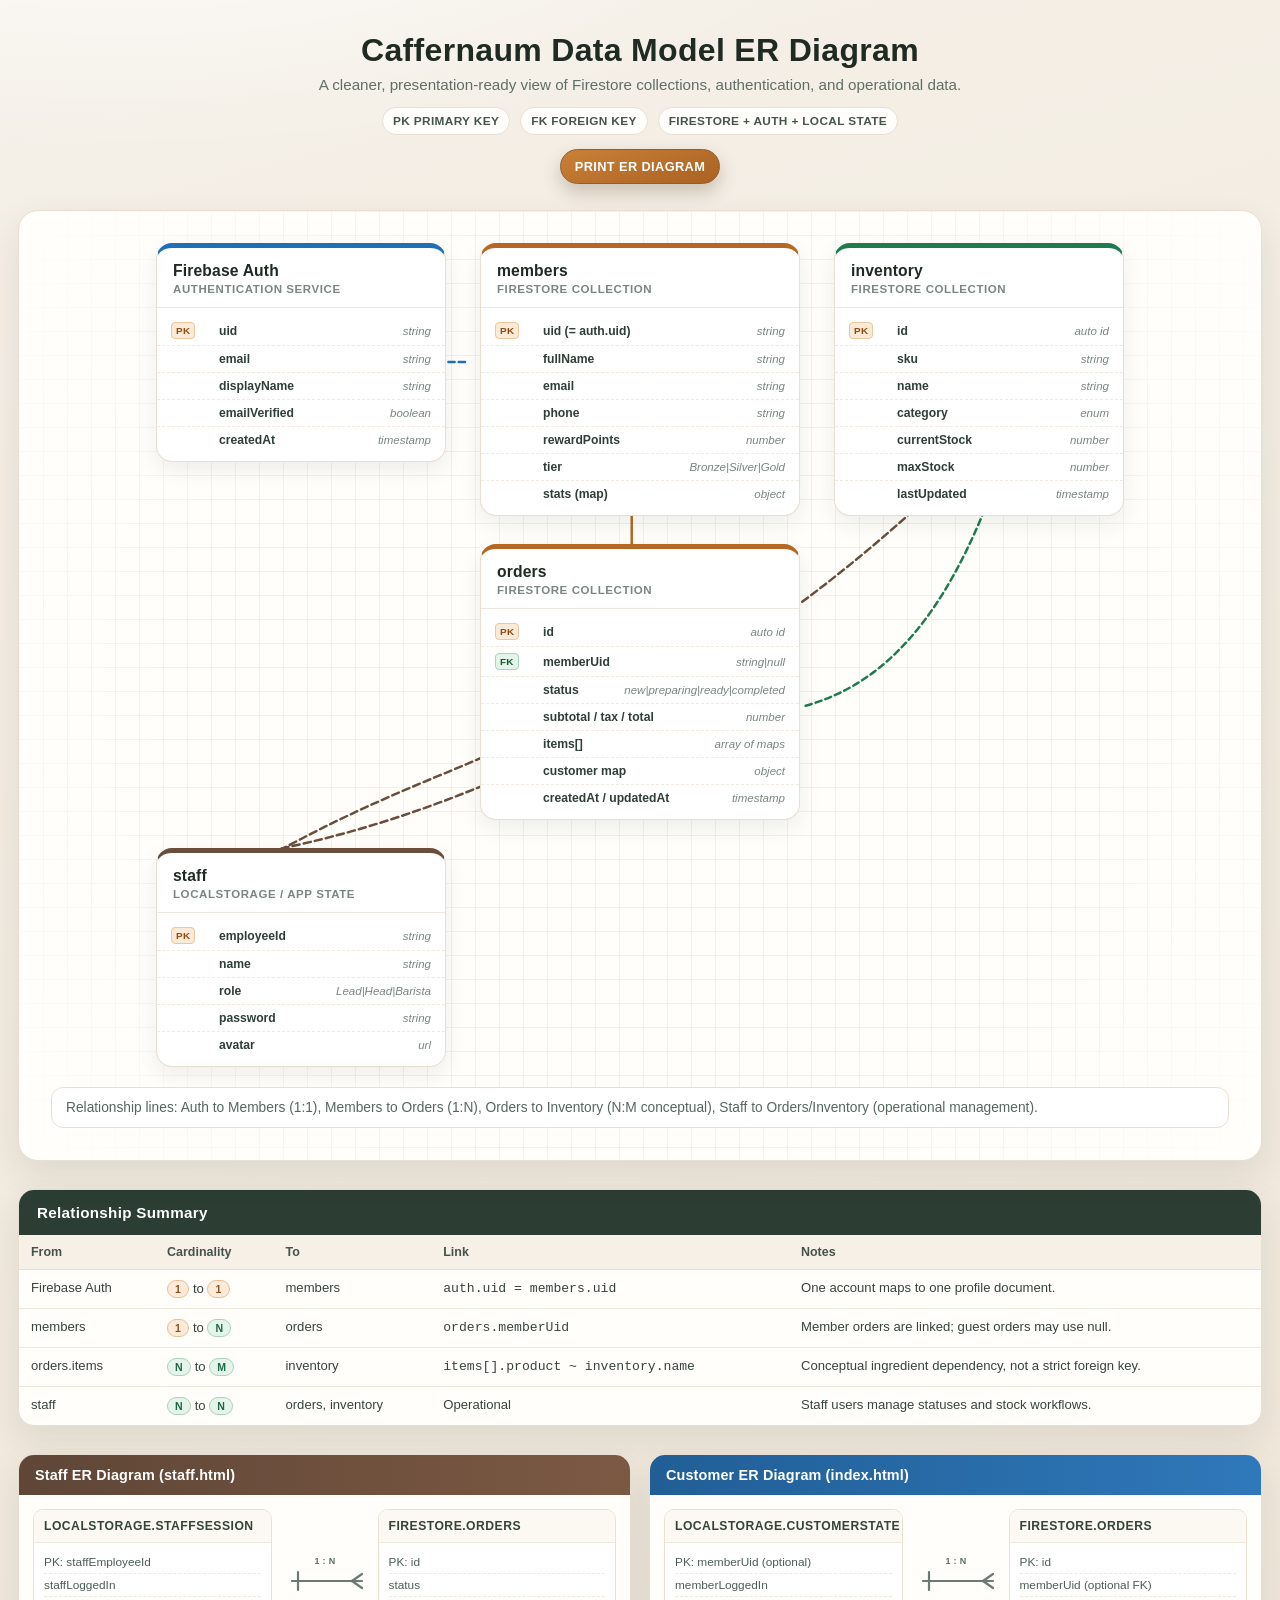
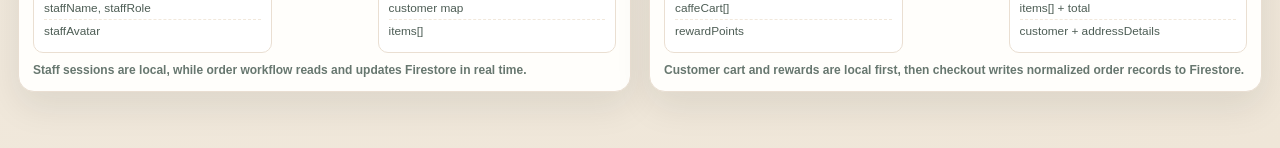
<file: ER_DIAGRAM.html>
<!DOCTYPE html>
<html lang="en">
<head>
  <meta charset="UTF-8" />
  <meta name="viewport" content="width=device-width, initial-scale=1.0" />
  <title>Caffernaum ER Diagram</title>
  <style>
    :root {
      --ink: #1e2a22;
      --muted: #5f6f66;
      --brand: #b46823;
      --brand-soft: #f7e4cf;
      --auth: #1f6fb8;
      --auth-soft: #dfefff;
      --ops: #6a4d3b;
      --ops-soft: #efe7e1;
      --ok: #1f7b4d;
      --ok-soft: #dcf4e8;
      --paper: #fffefb;
      --line: #e9ded2;
      --bg-top: #f5f0e8;
      --bg-bottom: #efe6d8;
      --shadow: 0 14px 36px rgba(27, 35, 31, 0.09);
      --radius: 16px;
    }

    * {
      box-sizing: border-box;
      margin: 0;
      padding: 0;
    }

    body {
      min-height: 100vh;
      font-family: "Trebuchet MS", "Segoe UI", Tahoma, sans-serif;
      color: var(--ink);
      background:
        radial-gradient(1200px 500px at 10% -10%, #ffffff 0%, rgba(255, 255, 255, 0) 65%),
        linear-gradient(165deg, var(--bg-top), var(--bg-bottom));
      padding: 32px 18px 56px;
    }

    .shell {
      max-width: 1380px;
      margin: 0 auto;
    }

    .hero {
      text-align: center;
      margin-bottom: 26px;
    }

    .hero h1 {
      font-size: clamp(1.65rem, 2.5vw, 2.2rem);
      letter-spacing: 0.01em;
      margin-bottom: 7px;
    }

    .hero p {
      color: var(--muted);
      font-size: 0.95rem;
    }

    .actions {
      margin-top: 14px;
      display: flex;
      justify-content: center;
    }

    .print-btn {
      border: 1px solid #8f5d2f;
      background: linear-gradient(160deg, #c98036, #aa6223);
      color: #fff;
      font-weight: 800;
      font-size: 0.8rem;
      letter-spacing: 0.03em;
      text-transform: uppercase;
      border-radius: 999px;
      padding: 9px 14px;
      cursor: pointer;
      box-shadow: 0 8px 18px rgba(68, 41, 14, 0.24);
      transition: transform 0.15s ease, box-shadow 0.15s ease;
    }

    .print-btn:hover {
      transform: translateY(-2px);
      box-shadow: 0 12px 20px rgba(68, 41, 14, 0.3);
    }

    .legend {
      display: flex;
      justify-content: center;
      gap: 10px;
      flex-wrap: wrap;
      margin-top: 14px;
    }

    .chip {
      border: 1px solid var(--line);
      background: var(--paper);
      border-radius: 999px;
      font-size: 0.74rem;
      font-weight: 700;
      letter-spacing: 0.03em;
      text-transform: uppercase;
      padding: 6px 10px;
      color: #45554d;
    }

    .canvas {
      position: relative;
      background: var(--paper);
      border: 1px solid var(--line);
      border-radius: calc(var(--radius) + 4px);
      box-shadow: var(--shadow);
      padding: 32px;
      overflow: hidden;
    }

    .canvas::before {
      content: "";
      position: absolute;
      inset: 0;
      background-image:
        linear-gradient(to right, rgba(207, 190, 172, 0.22) 1px, transparent 1px),
        linear-gradient(to bottom, rgba(207, 190, 172, 0.22) 1px, transparent 1px);
      background-size: 24px 24px;
      pointer-events: none;
      mask-image: radial-gradient(circle at center, black 55%, transparent 100%);
    }

    .diagram-grid {
      position: relative;
      z-index: 2;
      display: grid;
      grid-template-columns: 290px 320px 290px;
      grid-template-rows: auto auto auto;
      grid-template-areas:
        "auth members inventory"
        ". orders ."
        "staff . .";
      gap: 28px 34px;
      justify-content: center;
      align-items: start;
    }

    .entity {
      border-radius: var(--radius);
      border: 1px solid var(--line);
      background: #fff;
      box-shadow: 0 8px 22px rgba(30, 42, 34, 0.08);
      overflow: hidden;
      transition: transform 0.2s ease, box-shadow 0.2s ease;
      animation: lift 0.5s ease both;
    }

    .entity:hover {
      transform: translateY(-3px);
      box-shadow: 0 14px 28px rgba(30, 42, 34, 0.14);
    }

    .entity.auth { grid-area: auth; border-top: 5px solid var(--auth); }
    .entity.members { grid-area: members; border-top: 5px solid var(--brand); }
    .entity.inventory { grid-area: inventory; border-top: 5px solid var(--ok); }
    .entity.orders { grid-area: orders; border-top: 5px solid var(--brand); }
    .entity.staff { grid-area: staff; border-top: 5px solid var(--ops); }

    .head {
      padding: 14px 16px 12px;
      border-bottom: 1px solid #f1e8dd;
    }

    .name {
      font-weight: 800;
      font-size: 0.98rem;
      letter-spacing: 0.01em;
    }

    .meta {
      margin-top: 3px;
      font-size: 0.72rem;
      color: #7a8780;
      text-transform: uppercase;
      letter-spacing: 0.05em;
      font-weight: 700;
    }

    .rows {
      padding: 8px 0;
    }

    .row {
      display: grid;
      grid-template-columns: 40px 1fr auto;
      gap: 8px;
      align-items: center;
      padding: 6px 14px;
      border-bottom: 1px dashed #f2e9de;
      font-size: 0.76rem;
    }

    .row:last-child {
      border-bottom: none;
    }

    .k {
      justify-self: start;
      font-size: 0.62rem;
      font-weight: 800;
      border-radius: 4px;
      padding: 2px 4px;
      letter-spacing: 0.03em;
      text-transform: uppercase;
    }

    .pk {
      background: #fbead7;
      border: 1px solid #ebc79e;
      color: #8b4d13;
    }

    .fk {
      background: #e4f4e9;
      border: 1px solid #a8d5bb;
      color: #175a36;
    }

    .f {
      font-weight: 700;
      color: #2f3e36;
      overflow-wrap: anywhere;
    }

    .t {
      color: #79867f;
      font-style: italic;
      font-size: 0.72rem;
      text-align: right;
      white-space: nowrap;
    }

    .conn {
      position: absolute;
      inset: 0;
      z-index: 1;
      pointer-events: none;
    }

    .conn path {
      fill: none;
      stroke-width: 2.4;
      stroke-linecap: round;
    }

    .note {
      margin-top: 20px;
      background: #fff;
      border: 1px solid var(--line);
      border-radius: 12px;
      padding: 12px 14px;
      color: #55665d;
      font-size: 0.86rem;
      position: relative;
      z-index: 2;
    }

    .relationships {
      margin-top: 28px;
      background: var(--paper);
      border: 1px solid var(--line);
      border-radius: var(--radius);
      box-shadow: var(--shadow);
      overflow: hidden;
    }

    .relationships h2 {
      background: #2c3d34;
      color: #fff;
      padding: 14px 18px;
      font-size: 0.95rem;
      letter-spacing: 0.02em;
    }

    table {
      width: 100%;
      border-collapse: collapse;
      font-size: 0.82rem;
    }

    th {
      text-align: left;
      background: #f7f0e6;
      color: #44534b;
      padding: 10px 12px;
      border-bottom: 1px solid var(--line);
      white-space: nowrap;
      font-size: 0.78rem;
    }

    td {
      padding: 10px 12px;
      border-bottom: 1px solid #f0e8dd;
      color: #36443d;
      vertical-align: top;
    }

    tr:last-child td {
      border-bottom: none;
    }

    .card {
      display: inline-block;
      border-radius: 999px;
      padding: 2px 7px;
      font-size: 0.66rem;
      font-weight: 800;
      text-transform: uppercase;
      letter-spacing: 0.03em;
      border: 1px solid;
    }

    .one { background: #fdebd9; border-color: #ebbf91; color: #8b511c; }
    .many { background: #e5f4ea; border-color: #a9d4b9; color: #1f6842; }

    .role-ers {
      margin-top: 28px;
      display: grid;
      grid-template-columns: 1fr 1fr;
      gap: 18px;
    }

    .role-panel {
      background: var(--paper);
      border: 1px solid var(--line);
      border-radius: var(--radius);
      box-shadow: var(--shadow);
      overflow: hidden;
    }

    .role-head {
      padding: 12px 16px;
      font-size: 0.9rem;
      font-weight: 800;
      color: #fff;
      letter-spacing: 0.01em;
    }

    .role-head.staff {
      background: linear-gradient(90deg, #5f4637, #7c5943);
    }

    .role-head.customer {
      background: linear-gradient(90deg, #215e96, #2f78ba);
    }

    .role-body {
      padding: 14px;
    }

    .mini-grid {
      display: grid;
      grid-template-columns: 1fr auto 1fr;
      gap: 10px;
      align-items: center;
    }

    .mini-card {
      border: 1px solid #eadfd2;
      border-radius: 10px;
      background: #fff;
      overflow: hidden;
    }

    .mini-card h4 {
      font-size: 0.76rem;
      font-weight: 800;
      text-transform: uppercase;
      letter-spacing: 0.04em;
      color: #33443c;
      padding: 9px 10px;
      border-bottom: 1px solid #f0e7db;
      background: #fcf8f2;
    }

    .mini-card ul {
      list-style: none;
      padding: 8px 10px 10px;
    }

    .mini-card li {
      font-size: 0.74rem;
      color: #4d5d55;
      padding: 4px 0;
      border-bottom: 1px dashed #f1e8dc;
      overflow-wrap: anywhere;
    }

    .mini-card li:last-child {
      border-bottom: none;
    }

    .mini-link {
      width: 86px;
      height: 62px;
    }

    .mini-link line,
    .mini-link path {
      stroke: #6b7a73;
      stroke-width: 2.2;
      fill: none;
      stroke-linecap: round;
    }

    .mini-link text {
      fill: #5e6d66;
      font-size: 9px;
      font-weight: 800;
      text-anchor: middle;
      letter-spacing: 0.03em;
    }

    .role-note {
      margin-top: 10px;
      font-size: 0.75rem;
      color: #67776f;
      font-weight: 600;
    }

    @keyframes lift {
      from {
        transform: translateY(8px);
        opacity: 0;
      }
      to {
        transform: translateY(0);
        opacity: 1;
      }
    }

    @media (max-width: 1180px) {
      .diagram-grid {
        grid-template-columns: 1fr 1fr;
        grid-template-areas:
          "auth members"
          "inventory orders"
          "staff staff";
      }

      .conn {
        display: none;
      }
    }

    @media (max-width: 760px) {
      .canvas {
        padding: 18px;
      }

      .diagram-grid {
        grid-template-columns: 1fr;
        grid-template-areas:
          "auth"
          "members"
          "orders"
          "inventory"
          "staff";
        gap: 16px;
      }

      .row {
        grid-template-columns: 34px 1fr;
      }

      .t {
        grid-column: 2;
        text-align: left;
        white-space: normal;
      }

      table,
      thead,
      tbody,
      th,
      td,
      tr {
        display: block;
      }

      thead {
        display: none;
      }

      tr {
        border-bottom: 1px solid #f0e8dd;
      }

      td {
        border-bottom: none;
        padding: 7px 12px;
      }

      .role-ers {
        grid-template-columns: 1fr;
      }

      .mini-grid {
        grid-template-columns: 1fr;
      }

      .mini-link {
        width: 100%;
        height: 40px;
        justify-self: center;
      }
    }

    @media print {
      @page {
        size: A4 portrait;
        margin: 12mm;
      }

      body {
        background: #fff;
        color: #000;
        padding: 0;
        font-size: 11px;
      }

      .shell {
        max-width: none;
      }

      .actions {
        display: none;
      }

      .hero {
        margin-bottom: 14px;
      }

      .hero p {
        color: #333;
      }

      .chip {
        background: #fff;
      }

      .canvas,
      .relationships,
      .role-panel,
      .note {
        box-shadow: none;
        background: #fff;
      }

      .canvas,
      .relationships,
      .role-panel {
        border-color: #bbb;
      }

      .canvas::before {
        display: none;
      }

      .entity {
        animation: none;
        box-shadow: none;
        break-inside: avoid;
      }

      .relationships,
      .role-panel,
      tr {
        break-inside: avoid;
      }

      table,
      thead,
      tbody,
      th,
      td,
      tr {
        display: table;
      }

      thead {
        display: table-header-group;
      }

      tbody {
        display: table-row-group;
      }

      tr {
        display: table-row;
      }

      th,
      td {
        display: table-cell;
      }

      .role-ers {
        grid-template-columns: 1fr;
      }

      .mini-grid {
        grid-template-columns: 1fr;
      }

      .mini-link {
        display: none;
      }
    }
  </style>
</head>
<body>
  <div class="shell">
    <div class="hero">
      <h1>Caffernaum Data Model ER Diagram</h1>
      <p>A cleaner, presentation-ready view of Firestore collections, authentication, and operational data.</p>
      <div class="legend">
        <span class="chip">PK Primary Key</span>
        <span class="chip">FK Foreign Key</span>
        <span class="chip">Firestore + Auth + Local State</span>
      </div>
      <div class="actions">
        <button class="print-btn" type="button" onclick="window.print()">Print ER Diagram</button>
      </div>
    </div>

    <section class="canvas" aria-label="Entity relationship diagram">
      <svg class="conn" viewBox="0 0 1200 850" preserveAspectRatio="none" xmlns="http://www.w3.org/2000/svg">
        <defs>
          <marker id="mBrand" markerWidth="9" markerHeight="9" refX="8" refY="4.5" orient="auto">
            <path d="M0,0 L0,9 L9,4.5 Z" fill="#b46823" />
          </marker>
          <marker id="mAuth" markerWidth="9" markerHeight="9" refX="8" refY="4.5" orient="auto">
            <path d="M0,0 L0,9 L9,4.5 Z" fill="#1f6fb8" />
          </marker>
          <marker id="mOps" markerWidth="9" markerHeight="9" refX="8" refY="4.5" orient="auto">
            <path d="M0,0 L0,9 L9,4.5 Z" fill="#6a4d3b" />
          </marker>
          <marker id="mOk" markerWidth="9" markerHeight="9" refX="8" refY="4.5" orient="auto">
            <path d="M0,0 L0,9 L9,4.5 Z" fill="#1f7b4d" />
          </marker>
        </defs>

        <path d="M 265 146 C 338 146, 358 146, 432 146" stroke="#1f6fb8" stroke-dasharray="6 4" marker-end="url(#mAuth)" />
        <path d="M 592 280 C 592 340, 592 380, 592 448" stroke="#b46823" marker-end="url(#mBrand)" />
        <path d="M 760 478 C 890 442, 935 288, 976 170" stroke="#1f7b4d" stroke-dasharray="6 4" marker-end="url(#mOk)" />
        <path d="M 204 645 C 350 558, 437 540, 503 500" stroke="#6a4d3b" stroke-dasharray="7 4" marker-end="url(#mOps)" />
        <path d="M 232 620 C 486 574, 765 410, 972 182" stroke="#6a4d3b" stroke-dasharray="7 4" marker-end="url(#mOps)" />
      </svg>

      <div class="diagram-grid">
        <article class="entity auth">
          <div class="head">
            <div class="name">Firebase Auth</div>
            <div class="meta">Authentication Service</div>
          </div>
          <div class="rows">
            <div class="row"><span class="k pk">PK</span><span class="f">uid</span><span class="t">string</span></div>
            <div class="row"><span class="k"></span><span class="f">email</span><span class="t">string</span></div>
            <div class="row"><span class="k"></span><span class="f">displayName</span><span class="t">string</span></div>
            <div class="row"><span class="k"></span><span class="f">emailVerified</span><span class="t">boolean</span></div>
            <div class="row"><span class="k"></span><span class="f">createdAt</span><span class="t">timestamp</span></div>
          </div>
        </article>

        <article class="entity members">
          <div class="head">
            <div class="name">members</div>
            <div class="meta">Firestore Collection</div>
          </div>
          <div class="rows">
            <div class="row"><span class="k pk">PK</span><span class="f">uid (= auth.uid)</span><span class="t">string</span></div>
            <div class="row"><span class="k"></span><span class="f">fullName</span><span class="t">string</span></div>
            <div class="row"><span class="k"></span><span class="f">email</span><span class="t">string</span></div>
            <div class="row"><span class="k"></span><span class="f">phone</span><span class="t">string</span></div>
            <div class="row"><span class="k"></span><span class="f">rewardPoints</span><span class="t">number</span></div>
            <div class="row"><span class="k"></span><span class="f">tier</span><span class="t">Bronze|Silver|Gold</span></div>
            <div class="row"><span class="k"></span><span class="f">stats (map)</span><span class="t">object</span></div>
          </div>
        </article>

        <article class="entity inventory">
          <div class="head">
            <div class="name">inventory</div>
            <div class="meta">Firestore Collection</div>
          </div>
          <div class="rows">
            <div class="row"><span class="k pk">PK</span><span class="f">id</span><span class="t">auto id</span></div>
            <div class="row"><span class="k"></span><span class="f">sku</span><span class="t">string</span></div>
            <div class="row"><span class="k"></span><span class="f">name</span><span class="t">string</span></div>
            <div class="row"><span class="k"></span><span class="f">category</span><span class="t">enum</span></div>
            <div class="row"><span class="k"></span><span class="f">currentStock</span><span class="t">number</span></div>
            <div class="row"><span class="k"></span><span class="f">maxStock</span><span class="t">number</span></div>
            <div class="row"><span class="k"></span><span class="f">lastUpdated</span><span class="t">timestamp</span></div>
          </div>
        </article>

        <article class="entity orders">
          <div class="head">
            <div class="name">orders</div>
            <div class="meta">Firestore Collection</div>
          </div>
          <div class="rows">
            <div class="row"><span class="k pk">PK</span><span class="f">id</span><span class="t">auto id</span></div>
            <div class="row"><span class="k fk">FK</span><span class="f">memberUid</span><span class="t">string|null</span></div>
            <div class="row"><span class="k"></span><span class="f">status</span><span class="t">new|preparing|ready|completed</span></div>
            <div class="row"><span class="k"></span><span class="f">subtotal / tax / total</span><span class="t">number</span></div>
            <div class="row"><span class="k"></span><span class="f">items[]</span><span class="t">array of maps</span></div>
            <div class="row"><span class="k"></span><span class="f">customer map</span><span class="t">object</span></div>
            <div class="row"><span class="k"></span><span class="f">createdAt / updatedAt</span><span class="t">timestamp</span></div>
          </div>
        </article>

        <article class="entity staff">
          <div class="head">
            <div class="name">staff</div>
            <div class="meta">localStorage / app state</div>
          </div>
          <div class="rows">
            <div class="row"><span class="k pk">PK</span><span class="f">employeeId</span><span class="t">string</span></div>
            <div class="row"><span class="k"></span><span class="f">name</span><span class="t">string</span></div>
            <div class="row"><span class="k"></span><span class="f">role</span><span class="t">Lead|Head|Barista</span></div>
            <div class="row"><span class="k"></span><span class="f">password</span><span class="t">string</span></div>
            <div class="row"><span class="k"></span><span class="f">avatar</span><span class="t">url</span></div>
          </div>
        </article>
      </div>

      <div class="note">
        Relationship lines: Auth to Members (1:1), Members to Orders (1:N), Orders to Inventory (N:M conceptual), Staff to Orders/Inventory (operational management).
      </div>
    </section>

    <section class="relationships" aria-label="Relationship summary table">
      <h2>Relationship Summary</h2>
      <table>
        <thead>
          <tr>
            <th>From</th>
            <th>Cardinality</th>
            <th>To</th>
            <th>Link</th>
            <th>Notes</th>
          </tr>
        </thead>
        <tbody>
          <tr>
            <td>Firebase Auth</td>
            <td><span class="card one">1</span> to <span class="card one">1</span></td>
            <td>members</td>
            <td><code>auth.uid = members.uid</code></td>
            <td>One account maps to one profile document.</td>
          </tr>
          <tr>
            <td>members</td>
            <td><span class="card one">1</span> to <span class="card many">N</span></td>
            <td>orders</td>
            <td><code>orders.memberUid</code></td>
            <td>Member orders are linked; guest orders may use null.</td>
          </tr>
          <tr>
            <td>orders.items</td>
            <td><span class="card many">N</span> to <span class="card many">M</span></td>
            <td>inventory</td>
            <td><code>items[].product ~ inventory.name</code></td>
            <td>Conceptual ingredient dependency, not a strict foreign key.</td>
          </tr>
          <tr>
            <td>staff</td>
            <td><span class="card many">N</span> to <span class="card many">N</span></td>
            <td>orders, inventory</td>
            <td>Operational</td>
            <td>Staff users manage statuses and stock workflows.</td>
          </tr>
        </tbody>
      </table>
    </section>

    <section class="role-ers" aria-label="Role specific ER diagrams">
      <article class="role-panel">
        <div class="role-head staff">Staff ER Diagram (staff.html)</div>
        <div class="role-body">
          <div class="mini-grid">
            <div class="mini-card">
              <h4>localStorage.staffSession</h4>
              <ul>
                <li>PK: staffEmployeeId</li>
                <li>staffLoggedIn</li>
                <li>staffName, staffRole</li>
                <li>staffAvatar</li>
              </ul>
            </div>

            <svg class="mini-link" viewBox="0 0 86 62" role="img" aria-label="one to many operational relation">
              <line x1="10" y1="31" x2="70" y2="31"></line>
              <line x1="16" y1="22" x2="16" y2="40"></line>
              <line x1="70" y1="31" x2="80" y2="24"></line>
              <line x1="70" y1="31" x2="80" y2="31"></line>
              <line x1="70" y1="31" x2="80" y2="38"></line>
              <text x="43" y="14">1 : N</text>
            </svg>

            <div class="mini-card">
              <h4>Firestore.orders</h4>
              <ul>
                <li>PK: id</li>
                <li>status</li>
                <li>customer map</li>
                <li>items[]</li>
              </ul>
            </div>
          </div>
          <div class="role-note">Staff sessions are local, while order workflow reads and updates Firestore in real time.</div>
        </div>
      </article>

      <article class="role-panel">
        <div class="role-head customer">Customer ER Diagram (index.html)</div>
        <div class="role-body">
          <div class="mini-grid">
            <div class="mini-card">
              <h4>localStorage.customerState</h4>
              <ul>
                <li>PK: memberUid (optional)</li>
                <li>memberLoggedIn</li>
                <li>caffeCart[]</li>
                <li>rewardPoints</li>
              </ul>
            </div>

            <svg class="mini-link" viewBox="0 0 86 62" role="img" aria-label="checkout relation">
              <line x1="10" y1="31" x2="70" y2="31"></line>
              <line x1="16" y1="22" x2="16" y2="40"></line>
              <line x1="70" y1="31" x2="80" y2="24"></line>
              <line x1="70" y1="31" x2="80" y2="31"></line>
              <line x1="70" y1="31" x2="80" y2="38"></line>
              <text x="43" y="14">1 : N</text>
            </svg>

            <div class="mini-card">
              <h4>Firestore.orders</h4>
              <ul>
                <li>PK: id</li>
                <li>memberUid (optional FK)</li>
                <li>items[] + total</li>
                <li>customer + addressDetails</li>
              </ul>
            </div>
          </div>
          <div class="role-note">Customer cart and rewards are local first, then checkout writes normalized order records to Firestore.</div>
        </div>
      </article>
    </section>
  </div>
</body>
</html>
</file>
